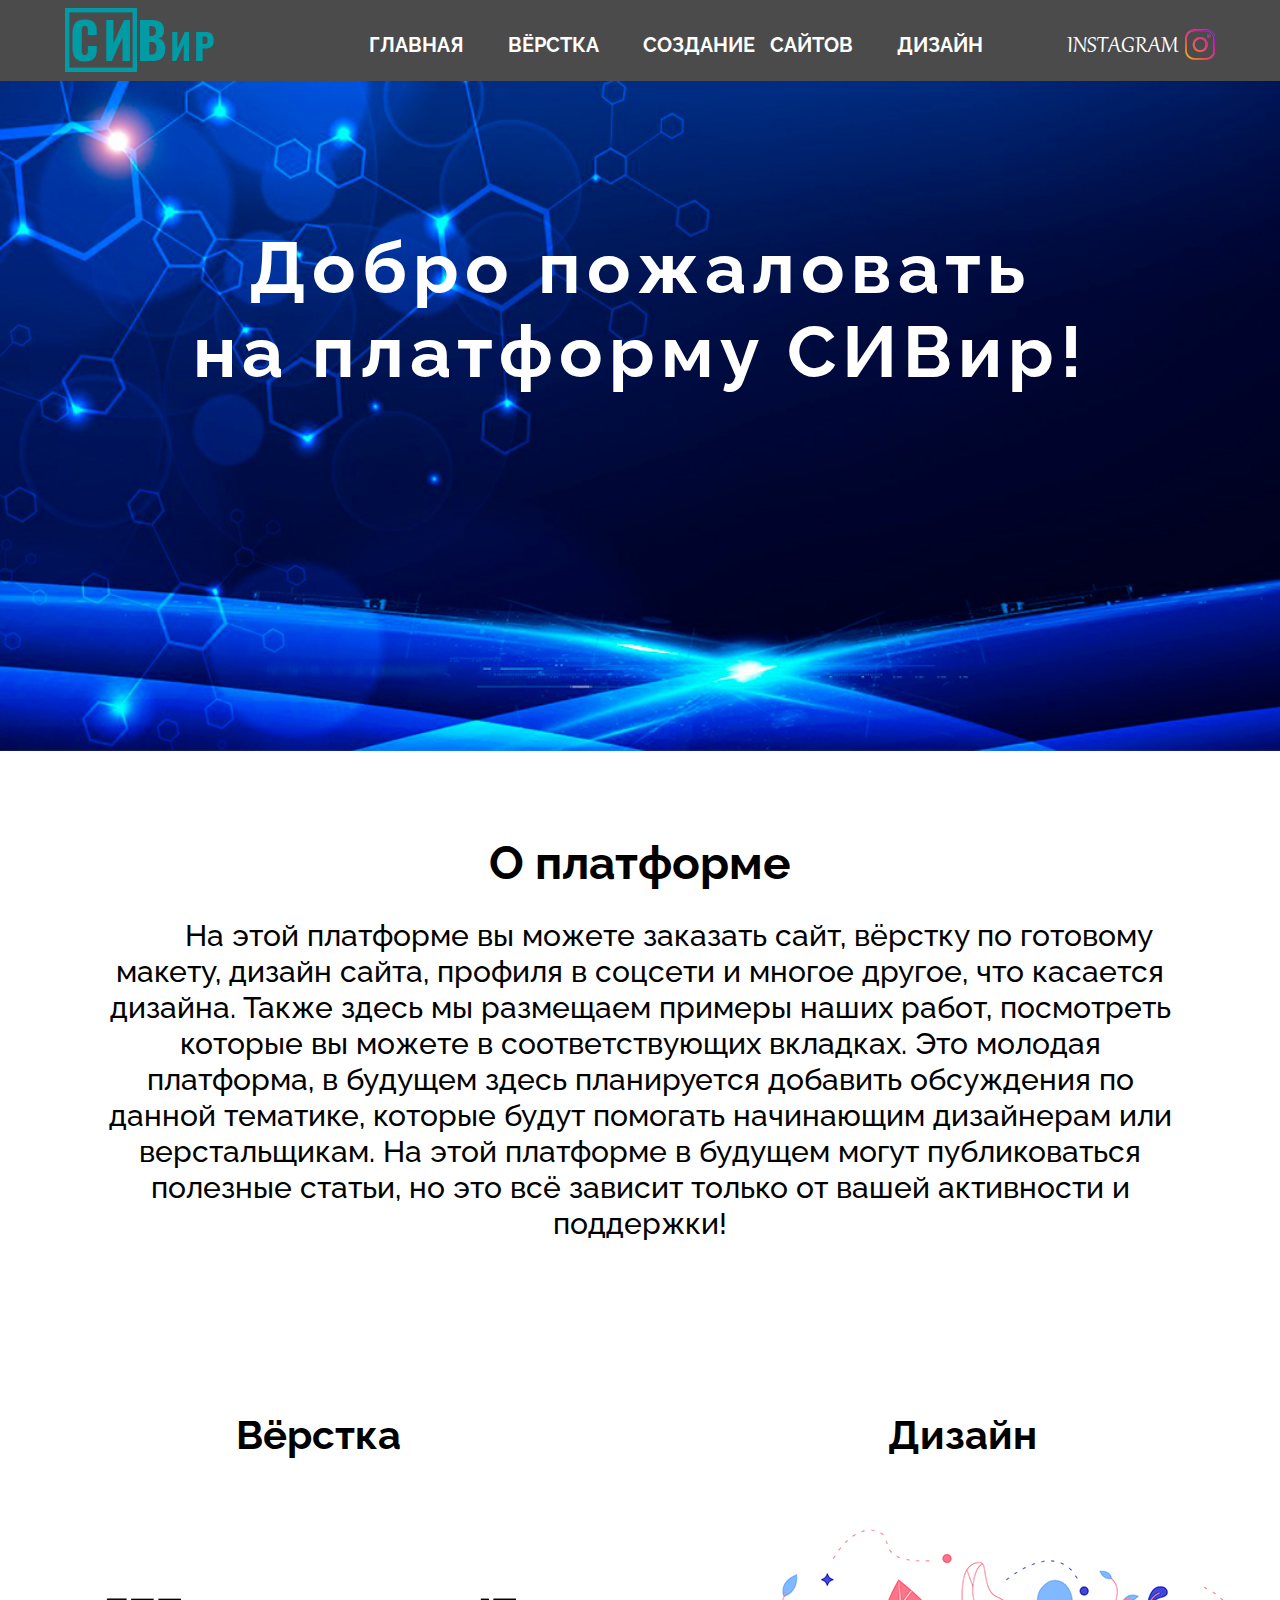
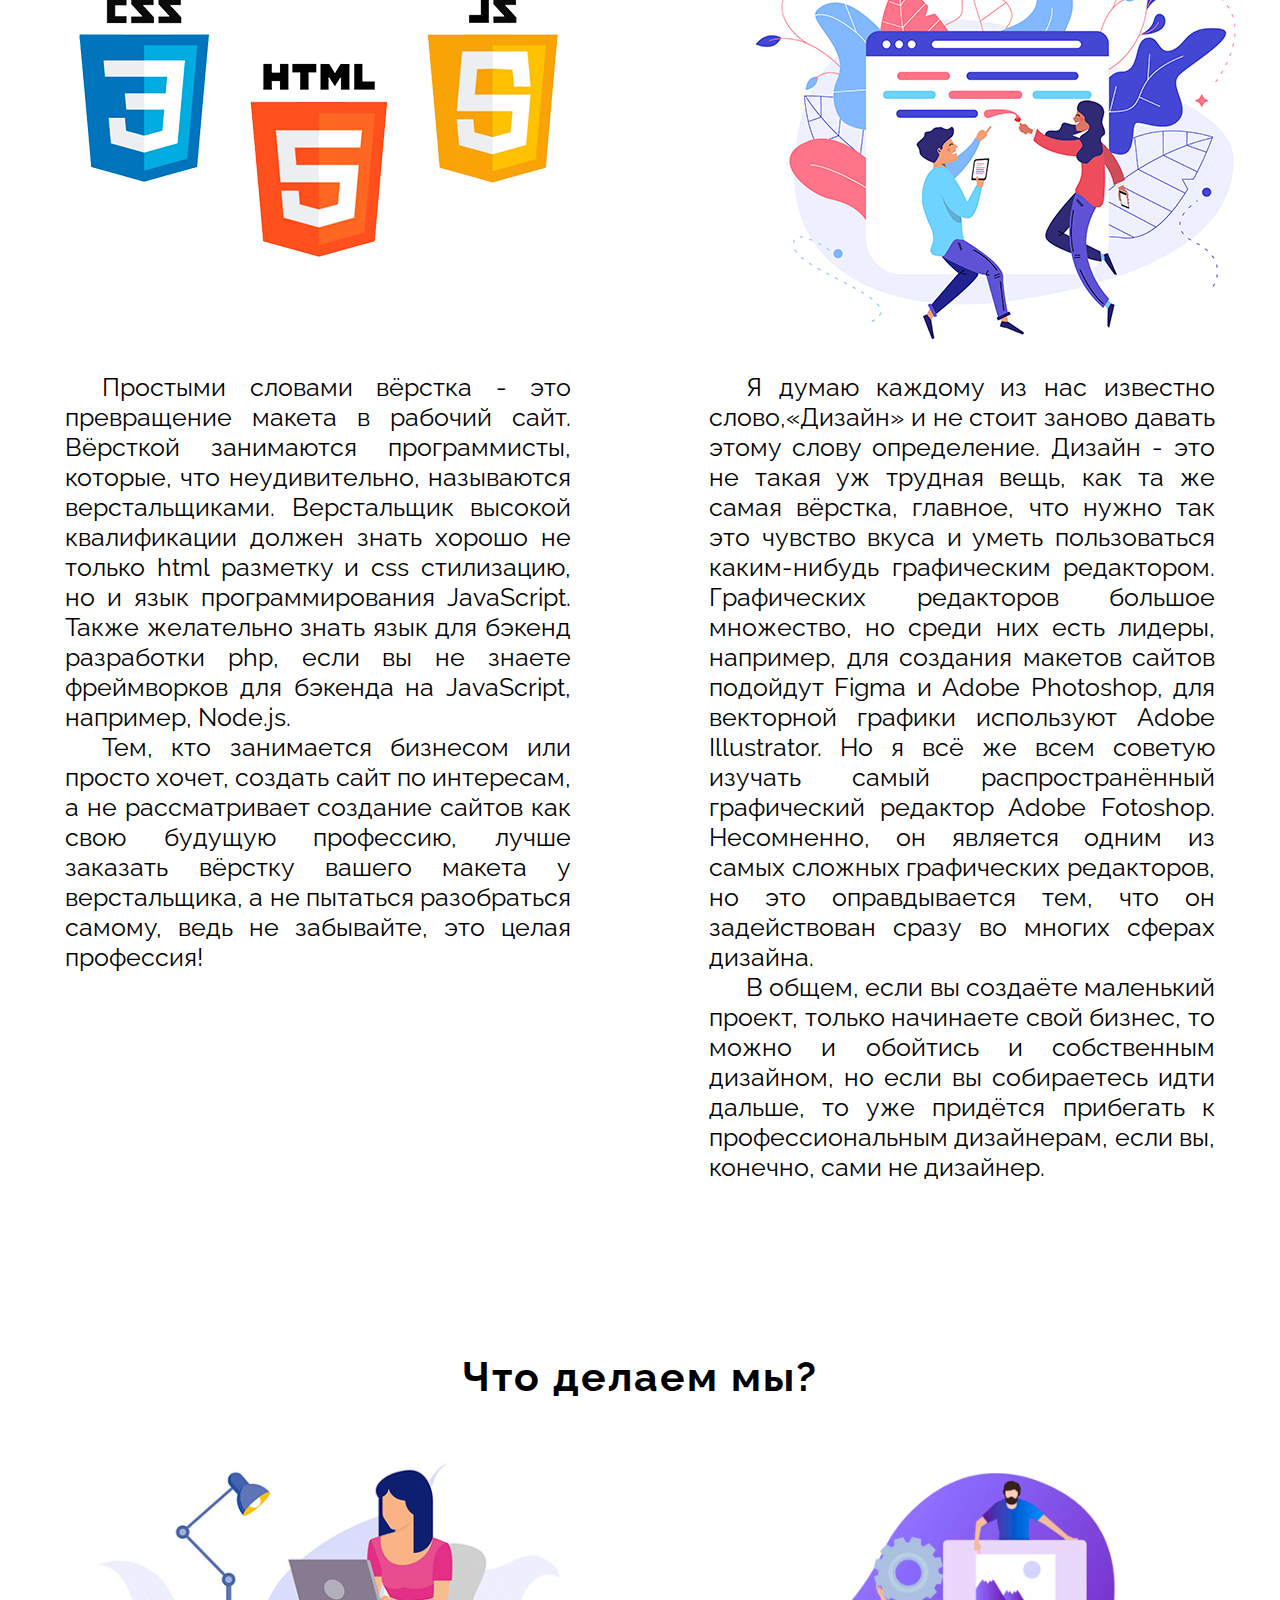
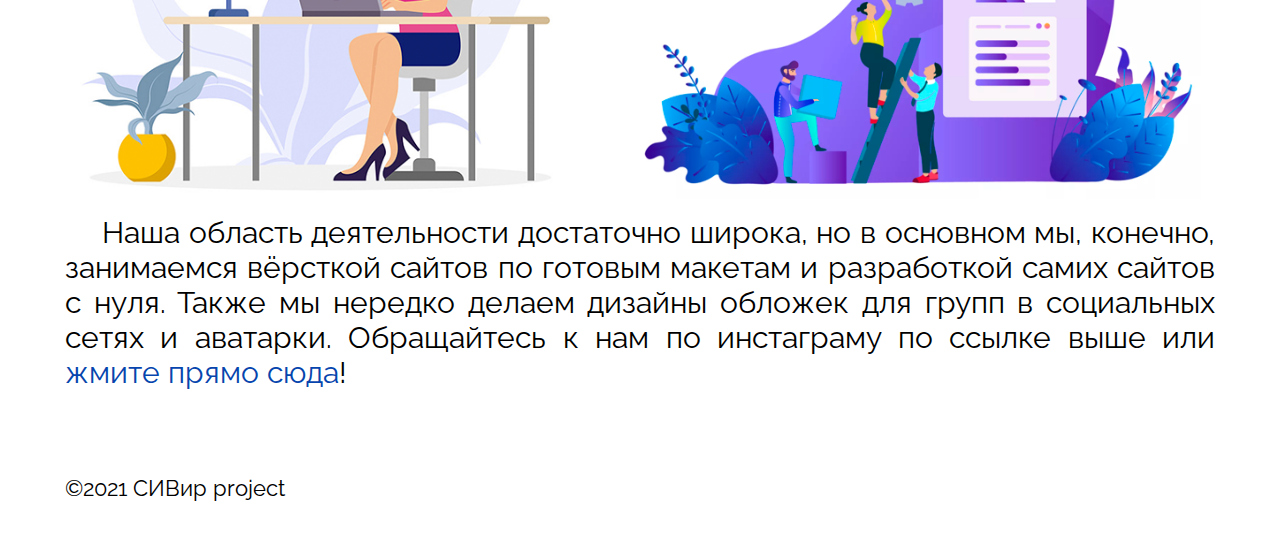
<file: index.html>
<!DOCTYPE html>
<html lang="en">
<head>
	<meta charset="UTF-8">
	<meta name="viewport" content="width=1	, initial-scale=1.0">
	<title>СИВир</title>
<link rel="preconnect" href="https://fonts.googleapis.com">
<link rel="preconnect" href="https://fonts.gstatic.com" crossorigin>
<link href="https://fonts.googleapis.com/css2?family=Raleway:wght@400;500;700&display=swap" rel="stylesheet">
<link rel="short icon" href="/logo.png" type="image/x-icon">
<link rel="icon" href="/logo.png" type="image/x-icon">
<meta name="viewport" content="width=device-width, initial-scale=1, shrink-to-fit=no">
	<link rel="stylesheet" href="css/main.css">
</head>
<body>
	<header class="fon">
		<div class="grey-line">
			<div class = "container con">
				<div class="nav">
					<img src="img/logo.png" alt="СИВир" class="logo">
					<ul class="menu">
						<li>
							<a href="index.html">
								Главная
							</a>
						</li>
						<li>
							<a href="verstka.html">
								Вёрстка
							</a>
						</li>
						<li>
							<a href="site.html">
								Создание сайтов
							</a>
						</li>
						<li>
							<a href="design.html">
								Дизайн
							</a>
						</li>
						<div class="insta">
							<a href="https://www.instagram.com/sivir_ru/">
								<div class="textInsta">instagram</div>
								<img src="img/insta.png" alt="Instagram" class="emblemInsta">
							</a>
						</div>
						<div class="hamburger">
							<div class="poloska"></div>
							<div class="poloska"></div>
							<div class="poloska"></div>
						</div>
						<div class="extended-menu hidden-extended-menu" >
							<ul class="menu">
								<div class="pod-menu">
									<li>
										<a href="index.html">
											Главная
										</a>
									</li>
									<li>
										<a href="verstka.html">
											Вёрстка
										</a>
									</li>
									<li>
										<a href="site.html">
											Создание сайтов
										</a>
									</li>
									<li>
										<a href="design.html">
											Дизайн
										</a>
									</li>
								</div>
							</ul>
						</div>
					</ul>
				</div>
				<div class="title">
					<h1>Добро пожаловать</h1>
					<h1>на платформу СИВир!</h1>
				</div>
			</div>
		</div>
	</header>
	<section>
		<div class="container">
			<div class='title-block'>
				<div class="O-platform">О платформе</div>
				<p class="textO">
					<span class="slovo-Ha">На</span> этой платформе вы можете заказать сайт, вёрстку по готовому макету, 
					дизайн сайта, профиля в соцсети и многое другое, что касается дизайна. Также 
					здесь мы размещаем примеры наших работ, посмотреть которые вы можете в 
					соответствующих вкладках. Это молодая платформа, в будущем здесь планируется
					добавить обсуждения по данной тематике, которые будут помогать начинающим
					дизайнерам или верстальщикам. На этой платформе в будущем могут
					публиковаться полезные статьи, но это всё зависит только от вашей активности и 
					поддержки! 
				</p>
			</div>
		</div>
	</section>
	<section>
		<div class="container">
			<div class="clearfix">
				<div class="blocks verstka-block">
					<div class="title-block-second">
						Вёрстка
				    </div>
				    <img src="img/img1.png" alt="EmblemaVerstki" class="imgVerstka img-block">
				    <p class="text-block block-left">
				    	<span class="otstup-blocks">Простыми</span> словами вёрстка - это превращение 
						макета в рабочий сайт. Вёрсткой занимаются
						программисты, которые, что неудивительно, 
						называются верстальщиками. 
						Верстальщик высокой квалификации должен
						знать хорошо не только html разметку и css 
						стилизацию, но и язык программирования 
						JavaScript. Также желательно знать язык для бэкенд
						разработки php, если вы не знаете  фреймворков 
						для бэкенда на JavaScript, например, Node.js.
					</p>
					<p class="text-block">
						<span class="otstup-blocks">Тем,</span> кто занимается бизнесом или просто 
						хочет, создать сайт по интересам, а не
						рассматривает создание сайтов как  свою будущую 
						профессию, лучше заказать вёрстку вашего макета 
						у верстальщика, а не пытаться разобраться самому, 
						ведь не забывайте, это целая профессия!
				    </p>
				</div>
				<div class="blocks design-block">
					<div class="title-block-second">
						Дизайн
					</div>
					<img src="img/img2.png" alt="EmblemaDesign" class="imgDesign img-block">
					<p class="text-block">
						<span class="otstup-blocks">Я</span> думаю каждому из нас известно слово,«Дизайн» 
						и не стоит заново давать этому слову определение. 
						Дизайн - это не такая уж трудная вещь, как та же 
						самая вёрстка, главное, что нужно так это чувство 
						вкуса и уметь пользоваться каким-нибудь графическим 
						редактором. Графических редакторов большое множество, 
						но среди них есть лидеры, например, для создания 
						макетов сайтов подойдут Figma и Adobe Photoshop, 
						для векторной графики используют Adobe Illustrator. 
						Но я всё же всем советую изучать самый 
						распространённый графический редактор Adobe Fotoshop. 
						Несомненно, он является одним из самых сложных 
						графических редакторов, но это оправдывается тем, 
						что он задействован сразу во многих сферах дизайна.
					</p>
					<p class="text-block">
						<span class="otstup-blocks">В</span> общем, если вы создаёте маленький проект, только 
						начинаете свой бизнес, то можно и обойтись и собственным 
						дизайном, но если вы собираетесь идти дальше, то уже 
						придётся прибегать к профессиональным дизайнерам, если 
						вы, конечно, сами не дизайнер.
					</p>
				</div>
			</div>
		</div>
	</section>
	<section>
		<div class="container">
			<div class="we-doing">
				<div class="title-last-block">
					Что делаем мы?
				</div>
				<div class="img-we-doing">
					<img src="img/img3.png" alt="Programmist" class="img3-left imges-last">
					<img src="img/img4.png" alt="Designer" class="img4-right imges-last">
				</div>
				<p class="text-last-block">
					<span class="otstup-blocks">Наша</span> область 
					деятельности достаточно широка, 
					но в основном мы, конечно, занимаемся 
					вёрсткой сайтов по готовым макетам и 
					разработкой самих сайтов с нуля. Также мы 
					нередко делаем дизайны обложек для групп в 
					социальных сетях и аватарки. Обращайтесь к 
					нам по инстаграму по ссылке выше или 
					<a href="https://www.instagram.com/sivirsafronov/" class="link-instagram-below">жмите  
					прямо сюда</a>! 
				</p>
			</div>
		</div>
	</section>
	<footer>
		<div class="container">
			<div class="footer-text">
				©2021 СИВир project
			</div>
		</div>
	</footer>
	<script src="Script/JavaScript.js"></script>
</body>
</html>
</file>
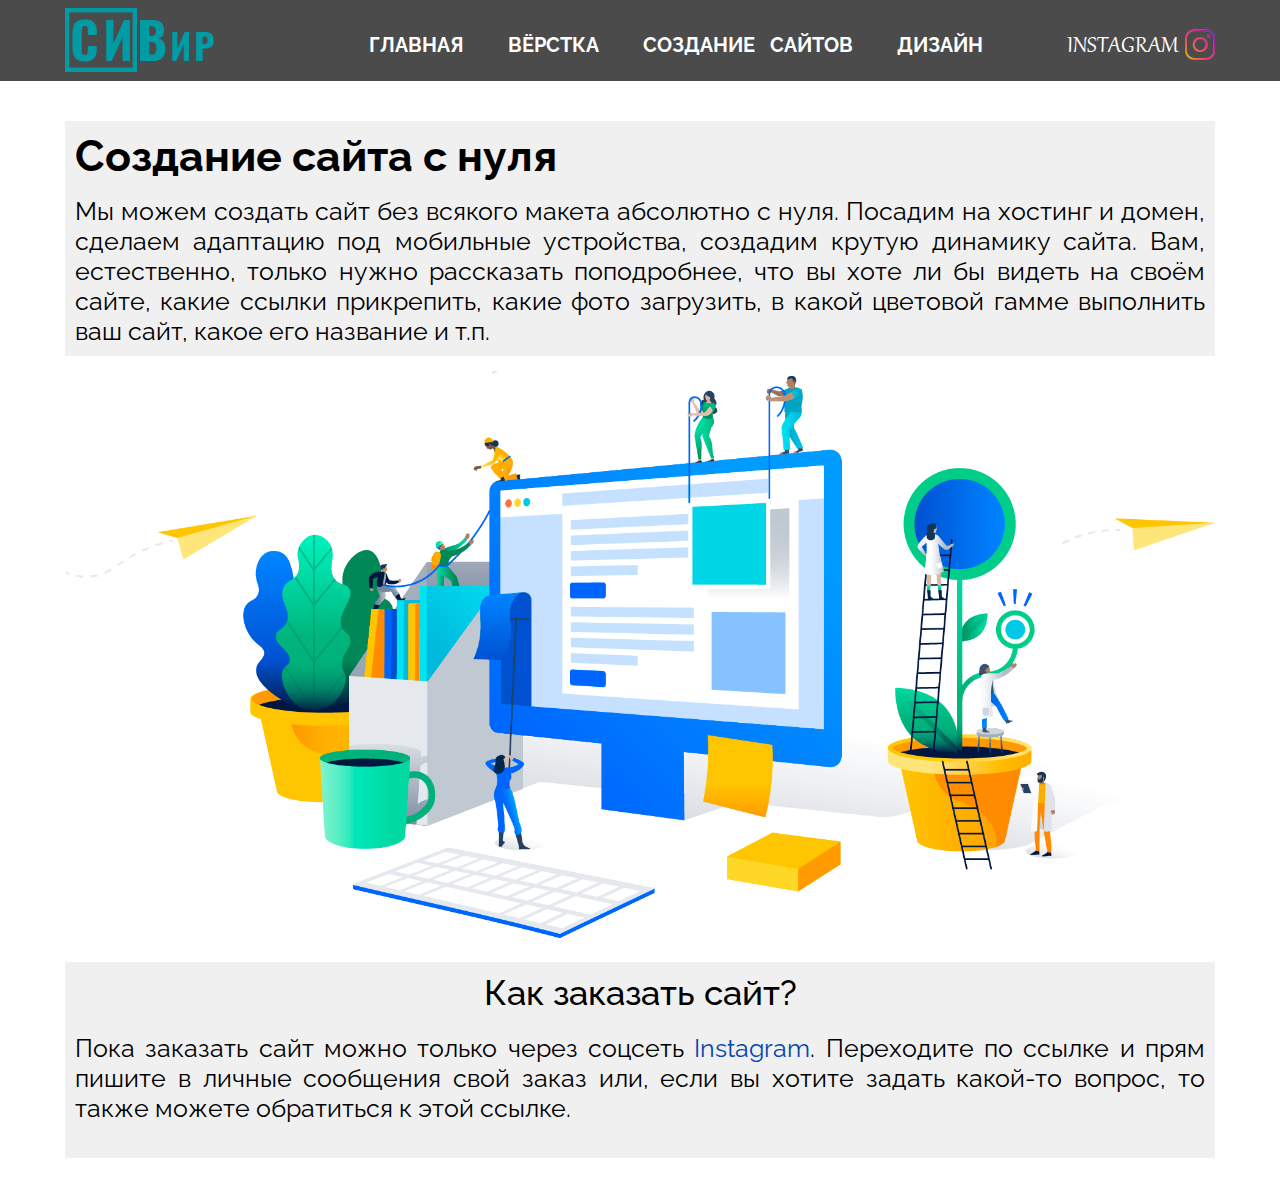
<file: site.html>
<!DOCTYPE html>
<html lang="en">
<head>
    <meta charset="UTF-8">
    <meta http-equiv="X-UA-Compatible" content="IE=edge">
    <meta name="viewport" content="width=device-width, initial-scale=1.0">
    <title>СИВир</title>
    <link rel="preconnect" href="https://fonts.googleapis.com">
    <link rel="preconnect" href="https://fonts.gstatic.com" crossorigin>
    <link href="https://fonts.googleapis.com/css2?family=Raleway:wght@400;500;700&display=swap" rel="stylesheet">
    <link rel="short icon" href="/logo.png" type="image/x-icon">
    <link rel="icon" href="/logo.png" type="image/x-icon">
    <link rel="stylesheet" href="./css/main.css">
    <link rel="stylesheet" href="./css/chast-site.css">
    <meta name="viewport" content="width=device-width, initial-scale=1, shrink-to-fit=no">
</head>
<body>
    <header>
        <div class="grey-line">
			<div class = "container con">
				<div class="nav">
					<img src="img/logo.png" alt="СИВир" class="logo">
					<ul class="menu">
						<li>
							<a href="index.html">
								Главная
							</a>
						</li>
						<li>
							<a href="verstka.html">
								Вёрстка
							</a>
						</li>
						<li>
							<a href="site.html">
								Создание сайтов
							</a>
						</li>
						<li>
							<a href="design.html">
								Дизайн
							</a>
						</li>
						<div class="insta">
							<a href="https://www.instagram.com/sivir_ru/">
								<div class="textInsta">instagram</div>
								<img src="img/insta.png" alt="Instagram" class="emblemInsta">
							</a>
						</div>
						<div class="hamburger">
							<div class="poloska"></div>
							<div class="poloska"></div>
							<div class="poloska"></div>
						</div>
						<div class="extended-menu hidden-extended-menu" >
							<ul class="menu">
								<div class="pod-menu">
									<li>
										<a href="index.html">
											Главная
										</a>
									</li>
									<li>
										<a href="verstka.html">
											Вёрстка
										</a>
									</li>
									<li>
										<a href="site.html">
											Создание сайтов
										</a>
									</li>
									<li>
										<a href="design.html">
											Дизайн
										</a>
									</li>
								</div>
							</ul>
						</div>
					</ul>
				</div>
			</div>
		</div>
    </header>
    <section>
        <div class="container">
            <div class="sozdanie-sitov">
                <div class="title-sozdanie-sitov">Создание сайта с нуля</div>
                <p class="text-sozdanie-sitov">
                    Мы можем создать сайт без 
                    всякого макета абсолютно 
                    с нуля. Посадим на хостинг 
                    и домен, сделаем адаптацию 
                    под мобильные устройства, создадим 
                    крутую динамику сайта. Вам, 
                    естественно, только нужно рассказать 
                    поподробнее, что вы хоте ли бы 
                    видеть на своём сайте, какие ссылки 
                    прикрепить, какие фото загрузить, 
                    в какой цветовой гамме выполнить 
                    ваш сайт, какое его название и т.п.
                </p>
            </div>
            <div class="img-sozdanie-sitov-div">
                <img src="img/makesite.png" alt="delaem site" class="img-sozdanie-sitov">
            </div>
        </div>
    </section> 
    <section>
        <div class="container">
            <div class="zakaz-site">
                <div class="title-zakaz-site">Как заказать сайт?</div>
                <p class="text-zakaz-site">
                    Пока заказать сайт можно 
                    только через соцсеть <a href="https://www.instagram.com/sivirsafronov/" class="link-instagram-below">Instagram</a>. 
                    Переходите по ссылке и прям 
                    пишите в личные сообщения свой 
                    заказ или, если вы хотите 
                    задать какой-то вопрос, то 
                    также можете обратиться к 
                    этой ссылке.
                </p>
            </div>
        </div>
    </section>
    <script src="./Script/JavaScript.js"></script>
</body>
</html>
</file>
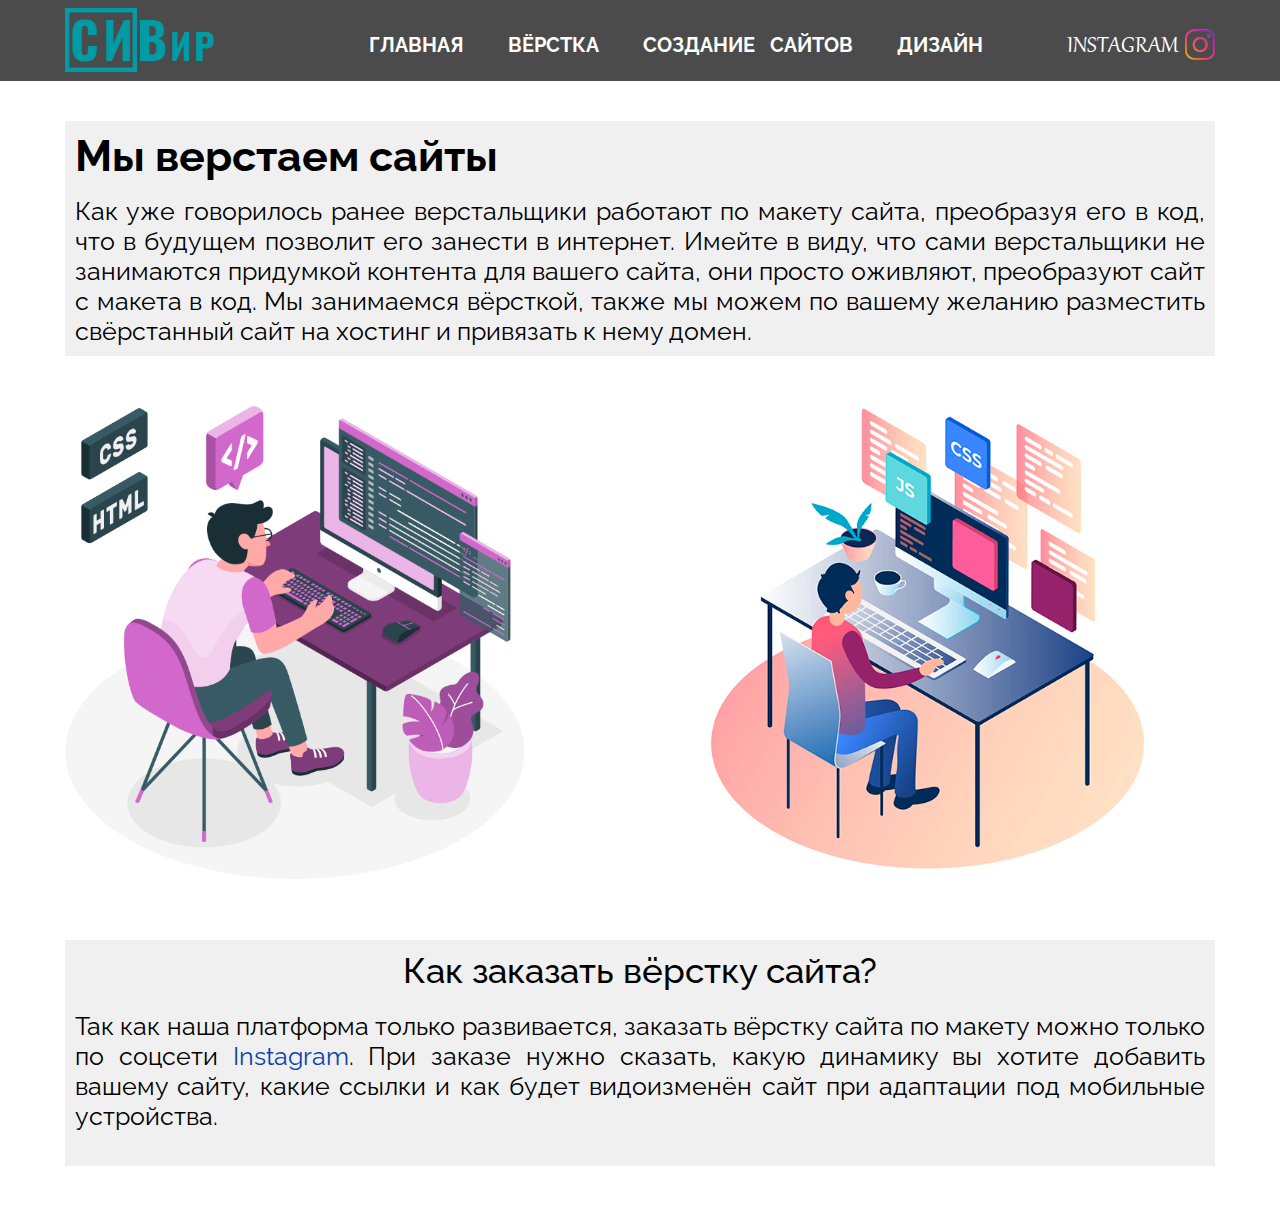
<file: verstka.html>
<!DOCTYPE html>
<html lang="en">
<head>
    <meta charset="UTF-8">
    <meta http-equiv="X-UA-Compatible" content="IE=edge">
    <meta name="viewport" content="width=device-width, initial-scale=1.0">
    <title>СИВир</title>
    <link rel="preconnect" href="https://fonts.googleapis.com">
    <link rel="preconnect" href="https://fonts.gstatic.com" crossorigin>
    <link href="https://fonts.googleapis.com/css2?family=Raleway:wght@400;500;700&display=swap" rel="stylesheet">
    <link rel="short icon" href="/logo.png" type="image/x-icon">
    <link rel="icon" href="/logo.png" type="image/x-icon">
    <link rel="stylesheet" href="./css/main.css">
    <link rel="stylesheet" href="./css/chast-verstki.css">
    <meta name="viewport" content="width=device-width, initial-scale=1, shrink-to-fit=no">
</head>
<body>
    <header>
        <div class="grey-line">
			<div class = "container con">
				<div class="nav">
					<img src="img/logo.png" alt="СИВир" class="logo">
					<ul class="menu">
						<li>
							<a href="index.html">
								Главная
							</a>
						</li>
						<li>
							<a href="verstka.html">
								Вёрстка
							</a>
						</li>
						<li>
							<a href="site.html">
								Создание сайтов
							</a>
						</li>
						<li>
							<a href="design.html">
								Дизайн
							</a>
						</li>
						<div class="insta">
							<a href="https://www.instagram.com/sivir_ru/">
								<div class="textInsta">instagram</div>
								<img src="img/insta.png" alt="Instagram" class="emblemInsta">
							</a>
						</div>
						<div class="hamburger">
							<div class="poloska"></div>
							<div class="poloska"></div>
							<div class="poloska"></div>
						</div>
						<div class="extended-menu hidden-extended-menu" >
							<ul class="menu">
								<div class="pod-menu">
									<li>
										<a href="index.html">
											Главная
										</a>
									</li>
									<li>
										<a href="verstka.html">
											Вёрстка
										</a>
									</li>
									<li>
										<a href="site.html">
											Создание сайтов
										</a>
									</li>
									<li>
										<a href="design.html">
											Дизайн
										</a>
									</li>
								</div>
							</ul>
						</div>
					</ul>
				</div>
			</div>
		</div>
    </header>
    <section>
        <div class="container">
            <div class="text-pro-verstku">
                <div class="title-text-pro-verstku">Мы верстаем сайты</div>
                <p class="text-verstka">
                    Как уже говорилось ранее верстальщики работают 
                    по макету сайта, преобразуя его в код, что в 
                    будущем позволит его занести в интернет. Имейте 
                    в виду, что сами верстальщики не занимаются 
                    придумкой контента для вашего сайта, они просто 
                    оживляют, преобразуют сайт с макета в код. 
                    Мы занимаемся вёрсткой, также мы можем по 
                    вашему желанию разместить свёрстанный сайт 
                    на хостинг и привязать к нему домен.
                </p>
            </div>
            <div class="img-verstalshiki clearfix">
                <img src="./img/verstalshik1.png" alt="programmist" class="image-programmist">
                <img src="./img/verstalshik2.png" alt="programmist" class="image-programmist">
            </div>
        </div>
    </section>
    <section>
        <div class="container">
            <div class="zakaz-verstka">
                <div class="title-zakaz-verstka">Как заказать вёрстку сайта?</div>
                <p class="zakaz-text-verstka">
                    Так как наша платформа только 
                    развивается, заказать вёрстку сайта 
                    по макету можно только по соцсети 
                    <a href="https://www.instagram.com/sivirsafronov/" class="link-instagram-below">Instagram</a>. При заказе нужно сказать, 
                    какую динамику вы хотите добавить 
                    вашему сайту, какие ссылки и как 
                    будет видоизменён сайт при 
                    адаптации под мобильные устройства.
                </p>
            </div>
        </div>
    </section>
    <script src="./Script/JavaScript.js"></script>
</body>
</html>
</file>
<file: css/main.css>
@font-face {
	font-family: 'Gabriola';
	font-style: normal;
	font-weight: 400;
	src: url(/fonts/GABRIOLA.woff);
}

body {
	margin: 0;
	padding: 0;
}

p {
	padding: 0;
	margin: 0;
}

.clearfix {
	content:'';
	display: table;
	width: 100%;
	clear: both;
}

.container {
	width: 1392px;
	margin: 0 auto;
}

.logo {
	margin-top: 8px;
}

.menu {
	display: flex;
	float: right;
	margin-top: 33px;
}

.menu li {
	margin-left: 44px;
}

.menu li a {
	text-decoration: none;
	font-family: 'Raleway', sans-serif;
	font-weight: 700;
	text-transform: uppercase;
	font-size: 20.33px;
	word-spacing: 10px;
	color: #fff;
}

ul, li {
	display: block;
	padding: 0;
	margin: 0;
}

.insta a {
	text-decoration: none;
}

.insta {
	margin-left: 84px;
	margin-top: -4.2px;
}

.textInsta {
	font-family: 'Gabriola';
	text-transform: uppercase;
	font-weight: 400;
	font-size: 26.65px;
	float: left;
	margin-top: -4px;
	color: #fff;
}

.emblemInsta {
	margin-left: 7px;
}

.grey-line {
	background: #4b4b4b;
	height: 81px;
}

.fon {
	background: url(../img/fon.jpg) no-repeat center top / cover;
	padding-bottom: 670px;
	color: #fff;
	margin-bottom: 85px;
}

.title {
	margin-top: 150px;
}

h1 {
	text-align: center;
	font-family: 'Raleway', sans-serif;
	font-size: 71.55px;
	letter-spacing: 6px;
	margin: 0;
	padding: 0;
}

.O-platform {
	font-family: 'Raleway', sans-serif;
	font-size: 45.88px;
	text-align: center;
	font-weight: 700;
	padding: 0;
	margin: 0;
	margin-bottom: 27px;
}

.slovo-Ha {
	margin-left: 58px;
}

.textO {
	font-family: 'Raleway', sans-serif;
	font-size: 30.38px;
	font-weight: 500;
	text-align: center;
	width: 1260px;
	margin: 0 auto;
}

.blocks {
	width: 600px;
	text-align: center;
	margin-top: 170px;
}

.verstka-block {
	float: left;
}

.design-block {
	float: right;
}

.title-block-second {
	font-family: 'Raleway', sans-serif;
	font-size: 40.05px;
	font-weight: 700;
	margin-bottom: 60px;
}

.otstup-blocks {
	margin-left: 37px;
}

.text-block {
	font-family: 'Raleway', sans-serif;
	font-weight: 400;
	font-size: 25px;
	padding: 0;
	margin: 0;
	text-align: justify;
}

.block-left {
	margin-top: -38px;
}

.img-block {
	margin-bottom: 20px;
}

.imgVerstka {
	margin-bottom: -60px;
	margin-top: 80px;
}

.we-doing {
	margin-top: 170px;
}

.title-last-block {
	font-family: 'Raleway', sans-serif;
	font-size: 41.1px;
	font-weight: 700;
	text-align: center;
	letter-spacing: 2px;
	margin-bottom: 20px;
}

.img-we-doing {
	text-align: center;
}

.img3-left {
	margin-top: 17px;
	margin-right: 72px;
}

.img4-right {
	margin-bottom: 17px;
}

.text-last-block {
	font-family: 'Raleway', sans-serif;
	font-size: 30.17px;
	text-align: justify;
	padding: 0;
	margin: 0;
	margin-top: -5px;
}

.footer-text {
	font-family: 'Raleway', sans-serif;
	font-size: 21.88px;
	font-weight: 400;
	margin-top: 85px;
	margin-bottom: 50px;
}

.link-instagram-below {
	color: #0645AD;
	text-decoration: none;
	transition: 0.5s ease;
}

.link-instagram-below:hover {
	text-decoration: underline;
}
/*Страница дизайна*/
.title-design {
	font-family: 'Raleway', sans-serif;
	font-weight: 700;
	font-size: 43px;
	margin-bottom: 15px;
}

.paragraf-design {
	font-family: 'Raleway', sans-serif;
	font-weight: 400;
	font-size: 25px;
}

.card-pro-design {
	margin-top: 40px;
	background-color: #f0f0f0;
	padding-bottom: 10px;
	padding-top: 10px;
	padding-left: 10px;
	padding-right: 10px;
}

.block-design-2 {
	margin-top: 35px;
}

.block-design-two {
	background-color: #f0f0f0;
	padding: 10px;
}

.primer-title-block {
	font-family: 'Raleway', sans-serif;
	font-weight: 500;
	font-size: 35px;
}

.punct-design {
	display: flex;
	line-height: 35px;
	margin-top: 40px;
	margin-left: 40px;
	margin-bottom: 30px;
}

.mini-knopka {
	cursor: pointer;
	transition: transform 0.5s;
}

.mini-knopka-transform {
	transform: rotate(90deg);
}

.mini-knopka-border {
	position: absolute;
	transform: translate(-12%, -12.5%);
	opacity: 0;
	transition: all 0.5s ease;
	cursor: pointer;
}

.mini-knopka-border:hover {
	opacity: 1;
}

.triangle-transform {
	transform: translate(-12%, -12.5%) rotate(90deg);
}

.text-primer-design {
	display: inline;
	font-family: 'Raleway', sans-serif;
	font-size: 22px;
	margin-left: 12px;
}

.portfolio {
	margin-left: 95px;
}

.portfolio img {
	transition: transform 0.5s;
}

.portfolio img:hover {
	transform: scale(101%, 101%);
}

.thisPort img {
	width: 900px;
}

.thisPort img:nth-child(1), .thisPort img:nth-child(2) {
	margin-bottom: 15px;
}

.twoPort img {
	width: 350px;
	margin-right: 18px;
	margin-bottom: 18px;
}

.threePort {
	margin-bottom: 23px;
}

.portfolio-primer-reclam {
	width: 450px; /*533*/
	margin-right: 23px;
}

.osob-primer-reclam {
	width: 926px;
	margin-top: 23px;
}

.hitten-portfolio {
	display: none;
}

.block-design-osobennosti {
	margin-top: 60px;
	margin-bottom: 40px;
}

.title-o-design {
	font-family: 'Raleway', sans-serif;
	text-align: center;
	font-weight: 500;
	font-size: 35px;
	margin-bottom: 20px;
}

.correct-title-o-design {
	margin-top: 40px;
}

.text-o-design {
	font-family: 'Raleway', sans-serif;
	font-weight: 400;
	font-size: 25px;
	text-align: justify;
	margin-bottom: 25px;
}

.hamburger {
	cursor: pointer;
	width: 30px;
	height: 20px;
	display: none;
	margin-left: 30px;
}

.poloska {
	width: 30px;
	height: 3px;
	background: #fff;
}

.hamburger div:nth-child(1), 
.hamburger div:nth-child(2) {
	margin-bottom: 5.5px;
}

.extended-menu {
	position: absolute;
	right: 0;
	top: 81px;
	width: 270px;
	height: 670px;
	background: rgb(0, 0, 0, 0.4);
}

.hidden-extended-menu {
	display: none;
}

/* Адаптация */
@media screen and (max-width: 1392px) {
	.container {
		width: 1150px;
	}
	.textO {
		width: 95%;
	}
	.blocks {
		width: 44%;
	}
	.img3-left {
		width: 42%;
	}
	.img4-right {
		width: 49%;
	}
	.twoPort img:nth-child(3){ /*временно, потом это надо убрать*/
		display: none;
	}
}

@media screen and (max-width: 1200px) {
	.container {
		width: 1140px;
	}
	.thisPort img {
		width: 90%;
	}
	.threePort img:nth-child(1),
	.threePort img:nth-child(2) {
		width: 43.4%;
	}
	.threePort img:nth-child(3) {
		width: 90%;
	}
}

@media screen and (max-width: 1199px) {
	.container {
		width: 960px;
	}
	.textO {
		width: 100%;
	}
	.blocks {
		width: 47%;
	}
	.imgDesign {
		width: 100%;
	}
	.imgVerstka {
		width: 85.3%;
	}
	.img3-left {
		width: 42%;
	}
	.img4-right {
		width: 50%;
	}
	.menu li {
		margin-left: 27px;
	}
	.insta {
		margin-left: 55px;
	}
	.twoPort img{
		width: 43%;
	}
	.threePort img:nth-child(1),
	.threePort img:nth-child(2) {
		width: 42.7%;
	}
}

@media screen and (max-width: 991px) {
	.container {
		width: 720px;
	}
	.imgVerstka {
		margin-top: 49px;
		margin-bottom: -23px;
		width: 86%;
	}
	.img3-left {
		width: 40%;
	}
	.img4-right {
		width: 48%;
	}
	.menu li {
		display: none;
	}
	.hamburger {
		display: block;
	}
	
	.extended-menu li {
		display: block;
		margin-left: 0;
		margin-bottom: 15px;
	}
	.pod-menu {
		display: block;
		margin-right: 30px;
		margin-top: -10px;
	}
}

@media screen and (max-width: 767px) {
	.container {
		width: 540px;
	}
	.img3-left {
		margin: 0 auto;
	}
	.imges-last {
		width: 100%;
	}
	.punct-design {
		align-items: flex-start;
	}
	.punct-design-1 img:nth-child(1) {
	}
	.thisPort img {
		width: 95%;
	}
	.twoPort img {
		width: 75%;
	}
	.threePort img:nth-child(1),
	.threePort img:nth-child(2) {
		width: 90%;
		margin-bottom: 16px;
	}
	.threePort img:nth-child(3) {
		margin-top: 0;
	}
}

@media screen and (max-width: 575px) {
	.container {
		width: 90%;
		padding: 0 15px;
	}
	.insta {
		margin-left: 0;
		float: left;
	}
	.title h1 {
		font-size: 3.1em;
	}
	.slovo-Ha {
		margin: 0;
	}
	.blocks {
		width: 90%;
		float: none;
		margin: 0 auto;
		margin-top: 100px;
	}
	.imgVerstka {
		margin-bottom: -75px;
		margin-top: 0;
	}
	/*Вертикально центрировать иконку вёрстки*/
	.imges-last {
		width: 90%;
		margin-right: 0;
	}
	.twoPort img{
		width: 90%;
	}
}

@media screen and (max-width: 400px) {
	.textInsta {
		display: none;
	}
	.imgVerstka {
		margin-bottom: -30px;
		margin-top: 0;
	}
	.title h1 {
		font-size: 2.35em;
	}
}
</file>
<file: css/chast-site.css>
.sozdanie-sitov {
    background: #f0f0f0;
    padding: 10px;
    margin-top: 40px;
}

.title-sozdanie-sitov {
    font-family: 'Raleway', sans-serif;
    font-size: 43px;
    font-weight: 700;
    margin-bottom: 15px;
}

.text-sozdanie-sitov {
    font-family: 'Raleway', sans-serif;
    font-size: 25px;
    font-weight: 400;
    text-align: justify;
}

.img-sozdanie-sitov-div {
    margin-top: 15px;
    text-align: center;
}

.img-sozdanie-sitov {
    width: 1000px;
}

.zakaz-site {
    margin-top: 20px;
    background-color: #f0f0f0;
    padding: 10px;
    margin-bottom: 40px;
}

.title-zakaz-site {
    text-align: center;
    font-family: 'Raleway', sans-serif;
    font-size: 35px;
    font-weight: 500;
    margin-bottom: 20px;
}

.text-zakaz-site {
    font-family: 'Raleway', sans-serif;
    font-size: 25px;
    font-weight: 400;
    margin-bottom: 25px;
    text-align: justify;
}

@media screen and (max-width: 1392px) { 
    .container {
        width: 1150px;
    }
    .img-sozdanie-sitov-div img {
        width: 100%;
    }
}

@media screen and (max-width: 1200px) {
    .container {
        width: 1140px;
    }
}

@media screen and (max-width: 1199px) {
    .container {
        width: 960px;
    }
}

@media screen and (max-width: 991px) {
    .container {
        width: 720px;
    }
}

@media screen and (max-width: 767px) {
    .container {
        width: 540px;
    }
}

@media screen and (max-width: 575px) {
    .container {
        width: 90%;
    }
}
</file>
<file: css/chast-verstki.css>
.text-pro-verstku {
    margin-top: 40px;
    background: #f0f0f0;
    padding: 10px;
}

.title-text-pro-verstku {
    font-family: 'Raleway', sans-serif;
    font-size: 43px;
    font-weight: 700;
    margin-bottom: 15px;
}

.text-verstka {
    font-family: 'Raleway', sans-serif;
    font-weight: 400;
    font-size: 25px;
    text-align: justify;
}

.img-verstalshiki {
    margin-top: 50px;
}

.img-verstalshiki img {
    width: 550px;
}

.img-verstalshiki img:nth-child(2) {
    float: right;
    width: 690px;
    margin-top: -40px;
}

.zakaz-verstka {
    padding: 10px;
    background-color: #f0f0f0;
    margin-bottom: 40px;
}

.title-zakaz-verstka {
    text-align: center;
    font-family: 'Raleway', sans-serif;
    font-size: 35px;
    font-weight: 500;
    margin-bottom: 20px;
}

.zakaz-text-verstka {
    font-family: 'Raleway', sans-serif;
    font-size: 25px;
    font-weight: 400;
    margin-bottom: 25px;
    text-align: justify;
}

@media screen and (max-width: 1392px) {
    .container {
        width: 1150px;
    }
    .img-verstalshiki img:nth-child(1) {
        width: 40%;
    }
    .img-verstalshiki img:nth-child(2) {
        width: 50%;
    }
}

@media screen and (max-width: 1200px) {
    .container {
        width: 1140px;
    }

}

@media screen and (max-width: 1199px) {
    .container {
        width: 960px;
    }
}

@media screen and (max-width: 991px) {
    .container {
        width: 720px;
    }
    .img-verstalshiki {
        text-align: center;
    }
    .img-verstalshiki img:nth-child(1) {
        width: 80%;
        margin-bottom: 15px;
    }
    .img-verstalshiki img:nth-child(2) {
        width: 100%;
    }
}

@media screen and (max-width: 767px) {
    .container {
        width: 540px;
    }
}

@media screen and (max-width: 575px) {
    .container {
        width: 90%;
        padding: 0 15px;
    }
    .img-verstalshiki img:nth-child(1) {
        margin-bottom: 30px;
    }
}
</file>
